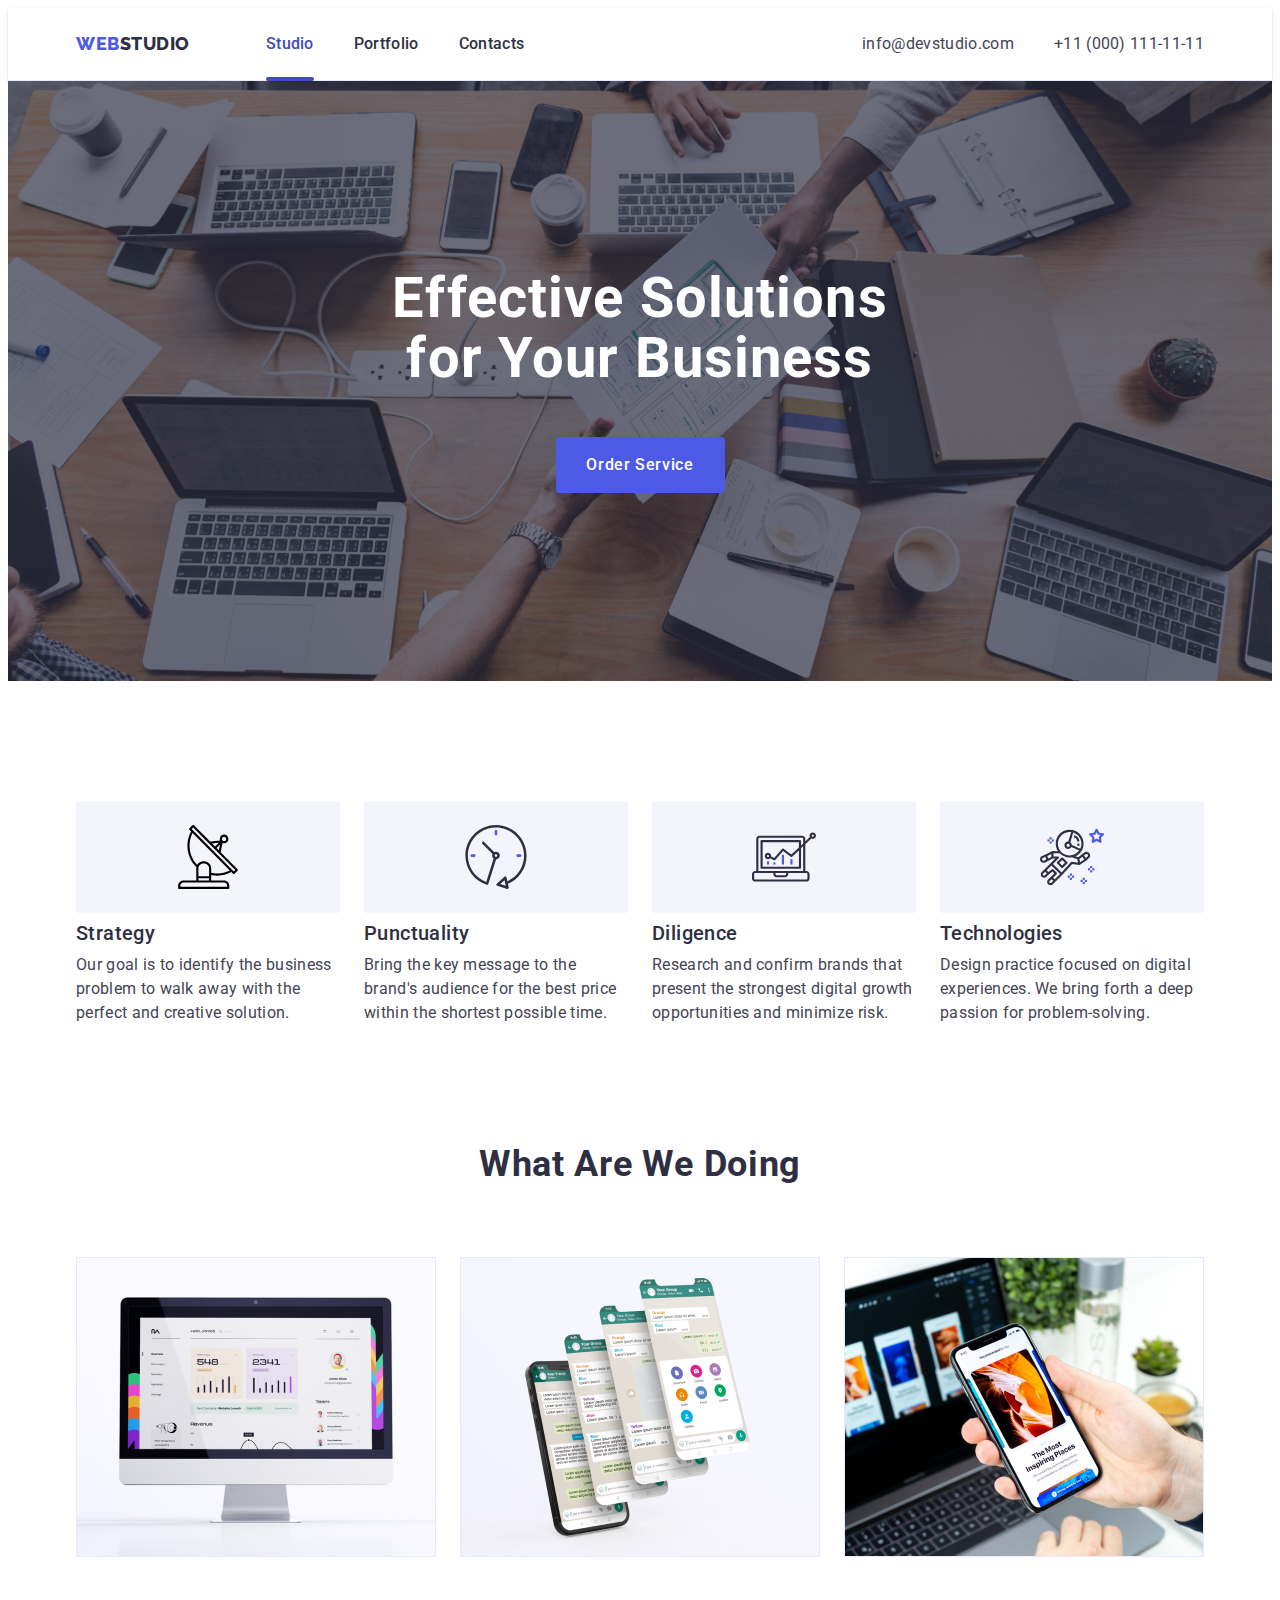
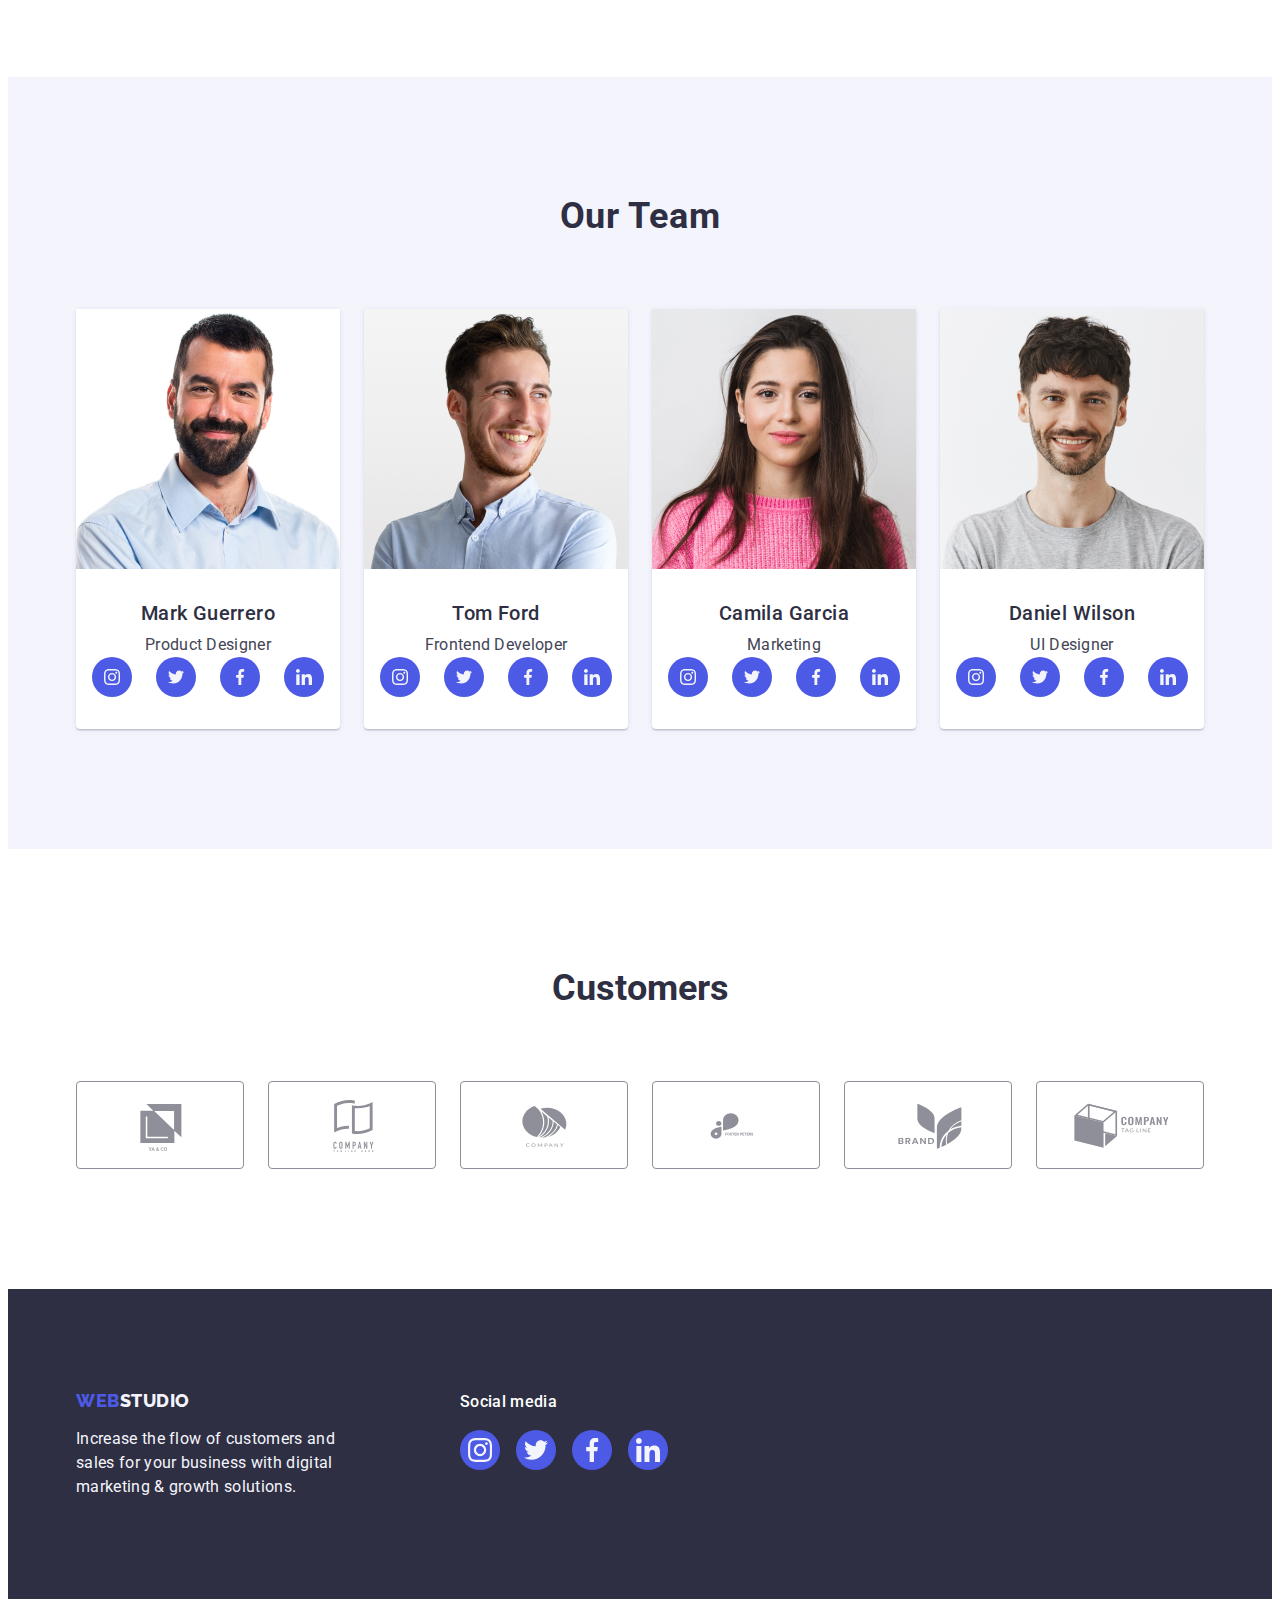
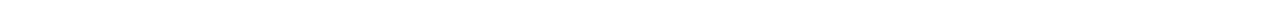
<file: index.html>
<!DOCTYPE html>
<html lang="en">
  <head>
    <meta charset="UTF-8" />
    <meta name="viewport" content="width=device-width, initial-scale=1.0" />
    <link
      rel="stylesheet"
      href="https://cdnjs.cloudflare.com/ajax/libs/modern-normalize/2.0.0/modern-normalize.min.css"
      integrity="sha512-4xo8blKMVCiXpTaLzQSLSw3KFOVPWhm/TRtuPVc4WG6kUgjH6J03IBuG7JZPkcWMxJ5huwaBpOpnwYElP/m6wg=="
      crossorigin="anonymous"
      referrerpolicy="no-referrer"
    />
    <link rel="stylesheet" href="./css/styles.css" />
    <link rel="preconnect" href="https://fonts.googleapis.com" />
    <link rel="preconnect" href="https://fonts.gstatic.com" crossorigin />
    <link
      href="https://fonts.googleapis.com/css2?family=Raleway:wght@800&family=Roboto:wght@400;500;700;900&display=swap"
      rel="stylesheet"
    />
    <title>WebStudio</title>
  </head>
  <body>
    <header class="header">
      <div class="container">
        <nav class="list header-nav">
          <a class="header-logo link list" href="./index.html"
            >Web<span class="logo-span">Studio</span>
          </a>
          <ul class="list header-list">
            <li class="header-menu-item">
              <a class="link header-item current" href="./index.html">Studio</a>
            </li>
            <li class="header-menu-item">
              <a class="link header-item" href="./portfolio.html">Portfolio</a>
            </li>
            <li class="header-menu-item">
              <a class="link header-item" href="">Contacts</a>
            </li>
          </ul>
        </nav>
        <address class="address">
          <ul class="list header-list">
            <li class="header-address">
              <a class="link header-item" href="mailto:info@devstudio.com"
                >info@devstudio.com</a
              >
            </li>
            <li class="header-address">
              <a class="link header-item" href="tel:+110001111111"
                >+11 (000) 111-11-11</a
              >
            </li>
          </ul>
        </address>
      </div>
    </header>
    <main class="main">
      <!-- Section-1 -->
      <section class="section-one">
        <div class="container">
          <h1 class="main-title">Effective Solutions for Your Business</h1>
          <button class="text-btn header-button" type="button" data-modal-open>
            Order Service
          </button>
        </div>
      </section>
      <!-- Section-2 -->
      <section class="section-two">
        <div class="container">
          <h2 class="visually-hidden">Tittle 2 Test</h2>
          <ul class="section-list list">
            <li class="section-two-link">
              <div class="icon">
                <svg width="64" height="64">
                  <use href="./images/icons.svg#icon-Vector"></use>
                </svg>
              </div>
              <h3 class="main-title-list">Strategy</h3>
              <p class="main-text">
                Our goal is to identify the business problem to walk away with
                the perfect and creative solution.
              </p>
            </li>
            <li class="section-two-link">
              <div class="icon">
                <svg width="64" height="64">
                  <use href="./images/icons.svg#icon-clock-1"></use>
                </svg>
              </div>
              <h3 class="main-title-list">Punctuality</h3>
              <p class="main-text">
                Bring the key message to the brand's audience for the best price
                within the shortest possible time.
              </p>
            </li>
            <li class="section-two-link">
              <div class="icon">
                <svg width="64" height="64">
                  <use href="./images/icons.svg#icon-diagram-1"></use>
                </svg>
              </div>
              <h3 class="main-title-list">Diligence</h3>
              <p class="main-text">
                Research and confirm brands that present the strongest digital
                growth opportunities and minimize risk.
              </p>
            </li>
            <li class="section-two-link">
              <div class="icon">
                <svg width="64" height="64">
                  <use href="./images/icons.svg#icon-astronaut-1"></use>
                </svg>
              </div>
              <h3 class="main-title-list">Technologies</h3>
              <p class="main-text">
                Design practice focused on digital experiences. We bring forth a
                deep passion for problem-solving.
              </p>
            </li>
          </ul>
        </div>
      </section>
      <!-- Section-3 -->
      <section class="section-three">
        <div class="container">
          <h2 class="main-title-text">What are we doing</h2>
          <ul class="section-list list">
            <li class="link-communications">
              <img src="./images/Rectangle71.jpg" alt="computer" width="360" />
            </li>
            <li class="link-communications">
              <img
                src="./images/Rectangle71-2.jpg"
                alt="telephone"
                width="360"
              />
            </li>
            <li class="link-communications">
              <img
                src="./images/Rectangle-3.jpg"
                alt="phone-and-computer"
                width="360"
              />
            </li>
          </ul>
        </div>
      </section>
      <!-- Section-4 -->
      <section class="section-team">
        <div class="container">
          <h2 class="main-title-text">Our Team</h2>
          <ul class="section-list list">
            <li class="section-item">
              <img src="./images/img-1.jpg" alt="man" width="264" />
              <div class="our-team">
                <h3 class="main-title-list">Mark Guerrero</h3>
                <p class="text-description">Product Designer</p>
                <ul class="icon-list">
                  <li class="icon-item">
                    <a class="icon-link" href="">
                      <svg width="16" height="16" class="svg-team">
                        <use href="./images/icons.svg#icon-instagram-2"></use>
                      </svg>
                    </a>
                  </li>
                  <li class="icon-item">
                    <a class="icon-link" href="">
                      <svg width="16" height="16" class="svg-team">
                        <use href="./images/icons.svg#icon-twitter-1"></use>
                      </svg>
                    </a>
                  </li>
                  <li class="icon-item">
                    <a class="icon-link" href="">
                      <svg width="16" height="16" class="svg-team">
                        <use href="./images/icons.svg#icon-facebook-1"></use>
                      </svg>
                    </a>
                  </li>
                  <li class="icon-item">
                    <a class="icon-link" href="">
                      <svg width="16" height="16" class="svg-team">
                        <use href="./images/icons.svg#icon-linkedin-1"></use>
                      </svg>
                    </a>
                  </li>
                </ul>
              </div>
            </li>
            <li class="section-item">
              <img src="./images/img-2.jpg" alt="man" width="264" />
              <div class="our-team">
                <h3 class="main-title-list">Tom Ford</h3>
                <p class="text-description">Frontend Developer</p>
                <ul class="icon-list">
                  <li class="icon-item">
                    <a class="icon-link" href="">
                      <svg width="16" height="16" class="svg-team">
                        <use href="./images/icons.svg#icon-instagram-2"></use>
                      </svg>
                    </a>
                  </li>
                  <li class="icon-item">
                    <a class="icon-link" href="">
                      <svg width="16" height="16" class="svg-team">
                        <use href="./images/icons.svg#icon-twitter-1"></use>
                      </svg>
                    </a>
                  </li>
                  <li class="icon-item">
                    <a class="icon-link" href="">
                      <svg width="16" height="16" class="svg-team">
                        <use href="./images/icons.svg#icon-facebook-1"></use>
                      </svg>
                    </a>
                  </li>
                  <li class="icon-item">
                    <a class="icon-link" href="">
                      <svg width="16" height="16" class="svg-team">
                        <use href="./images/icons.svg#icon-linkedin-1"></use>
                      </svg>
                    </a>
                  </li>
                </ul>
              </div>
            </li>
            <li class="section-item">
              <img src="./images/img-3.jpg" alt="women" width="264" />
              <div class="our-team">
                <h3 class="main-title-list">Camila Garcia</h3>
                <p class="text-description">Marketing</p>
                <ul class="icon-list">
                  <li class="icon-item">
                    <a class="icon-link" href="">
                      <svg width="16" height="16" class="svg-team">
                        <use href="./images/icons.svg#icon-instagram-2"></use>
                      </svg>
                    </a>
                  </li>
                  <li class="icon-item">
                    <a class="icon-link" href="">
                      <svg width="16" height="16" class="svg-team">
                        <use href="./images/icons.svg#icon-twitter-1"></use>
                      </svg>
                    </a>
                  </li>
                  <li class="icon-item">
                    <a class="icon-link" href="">
                      <svg width="16" height="16" class="svg-team">
                        <use href="./images/icons.svg#icon-facebook-1"></use>
                      </svg>
                    </a>
                  </li>
                  <li class="icon-item">
                    <a class="icon-link" href="">
                      <svg width="16" height="16" class="svg-team">
                        <use href="./images/icons.svg#icon-linkedin-1"></use>
                      </svg>
                    </a>
                  </li>
                </ul>
              </div>
            </li>
            <li class="section-item">
              <img src="./images/img-4.jpg" alt="man" width="264" />
              <div class="our-team">
                <h3 class="main-title-list">Daniel Wilson</h3>
                <p class="text-description">UI Designer</p>
                <ul class="icon-list">
                  <li class="icon-item">
                    <a class="icon-link" href="">
                      <svg width="16" height="16" class="svg-team">
                        <use href="./images/icons.svg#icon-instagram-2"></use>
                      </svg>
                    </a>
                  </li>
                  <li class="icon-item">
                    <a class="icon-link" href="">
                      <svg width="16" height="16" class="svg-team">
                        <use href="./images/icons.svg#icon-twitter-1"></use>
                      </svg>
                    </a>
                  </li>
                  <li class="icon-item">
                    <a class="icon-link" href="">
                      <svg width="16" height="16" class="svg-team">
                        <use href="./images/icons.svg#icon-facebook-1"></use>
                      </svg>
                    </a>
                  </li>
                  <li class="icon-item">
                    <a class="icon-link" href="">
                      <svg width="16" height="16" class="svg-team">
                        <use href="./images/icons.svg#icon-linkedin-1"></use>
                      </svg>
                    </a>
                  </li>
                </ul>
              </div>
            </li>
          </ul>
        </div>
      </section>
      <!---Section-5--->
      <section class="section-five">
        <div class="container">
          <h2 class="title-five">Customers</h2>
          <ul class="clients-list">
            <li class="clients-item">
              <a class="clients-link" href="">
                <svg width="104" height="56" class="svg-clients">
                  <use href="./images/icons.svg#icon-Logo"></use>
                </svg>
              </a>
            </li>
            <li class="clients-item">
              <a class="clients-link" href="">
                <svg width="104" height="56" class="svg-clients">
                  <use href="./images/icons.svg#icon-Logo-1"></use>
                </svg>
              </a>
            </li>
            <li class="clients-item">
              <a class="clients-link" href="">
                <svg width="104" height="56" class="svg-clients">
                  <use href="./images/icons.svg#icon-Logo-2"></use>
                </svg>
              </a>
            </li>
            <li class="clients-item">
              <a class="clients-link" href="">
                <svg width="104" height="56" class="svg-clients">
                  <use href="./images/icons.svg#icon-Client-4"></use>
                </svg>
              </a>
            </li>
            <li class="clients-item">
              <a class="clients-link" href="">
                <svg width="104" height="56" class="svg-clients">
                  <use href="./images/icons.svg#icon-Logo-3"></use>
                </svg>
              </a>
            </li>
            <li class="clients-item">
              <a class="clients-link" href="">
                <svg width="104" height="56" class="svg-clients">
                  <use href="./images/icons.svg#icon-Logo-4"></use>
                </svg>
              </a>
            </li>
          </ul>
        </div>
      </section>
    </main>
    <footer class="footer">
      <div class="container">
        <div class="footer-container">
          <a class="link footer-logo" href="./index.html"
            >Web<span class="span-footer">Studio</span></a
          >
          <p class="footer-text">
            Increase the flow of customers and sales for your business with
            digital marketing & growth solutions.
          </p>
        </div>
        <div class="footer-icons">
          <p class="footer-paragraph">Social media</p>
          <ul class="footer-list">
            <li class="footer-item">
              <a class="footer-link" href=""
                ><svg width="24" height="24" class="svg-footer">
                  <use href="./images/icons.svg#icon-instagram-2"></use>
                  </svg>
                </a>
            </li>
            <li class="footer-item">
              <a class="footer-link" href=""
                ><svg width="24" height="24" class="svg-footer">
                  <use href="./images/icons.svg#icon-twitter-1"></use>
                  </svg>
                </a>
            </li>
            <li class="footer-item">
              <a class="footer-link" href=""
                ><svg width="24" height="24" class="svg-footer">
                  <use href="./images/icons.svg#icon-facebook-1"></use>
                  </svg>
                </a>
            </li>
            <li class="footer-item">
              <a class="footer-link" href=""
                ><svg width="24" height="24" class="svg-footer">
                  <use href="./images/icons.svg#icon-linkedin-1"></use>
                  </svg>
                </a>
            </li>
          </ul>
        </div>
      </div>
    </footer>
    <div class="container-modal is-hidden" data-modal>
      <div class="modal-window">
        <button class="btn-modal" type="button" data-modal-close>
          <svg class="svg-modal" width="8" height="8">
            <use href="./images/icons.svg#icon-close-black-18dp-2-1"></use>
          </svg>
        </button>
      </div>
    </div>
    <script src="./js/modal.js"></script>
  </body>
</html>
</file>
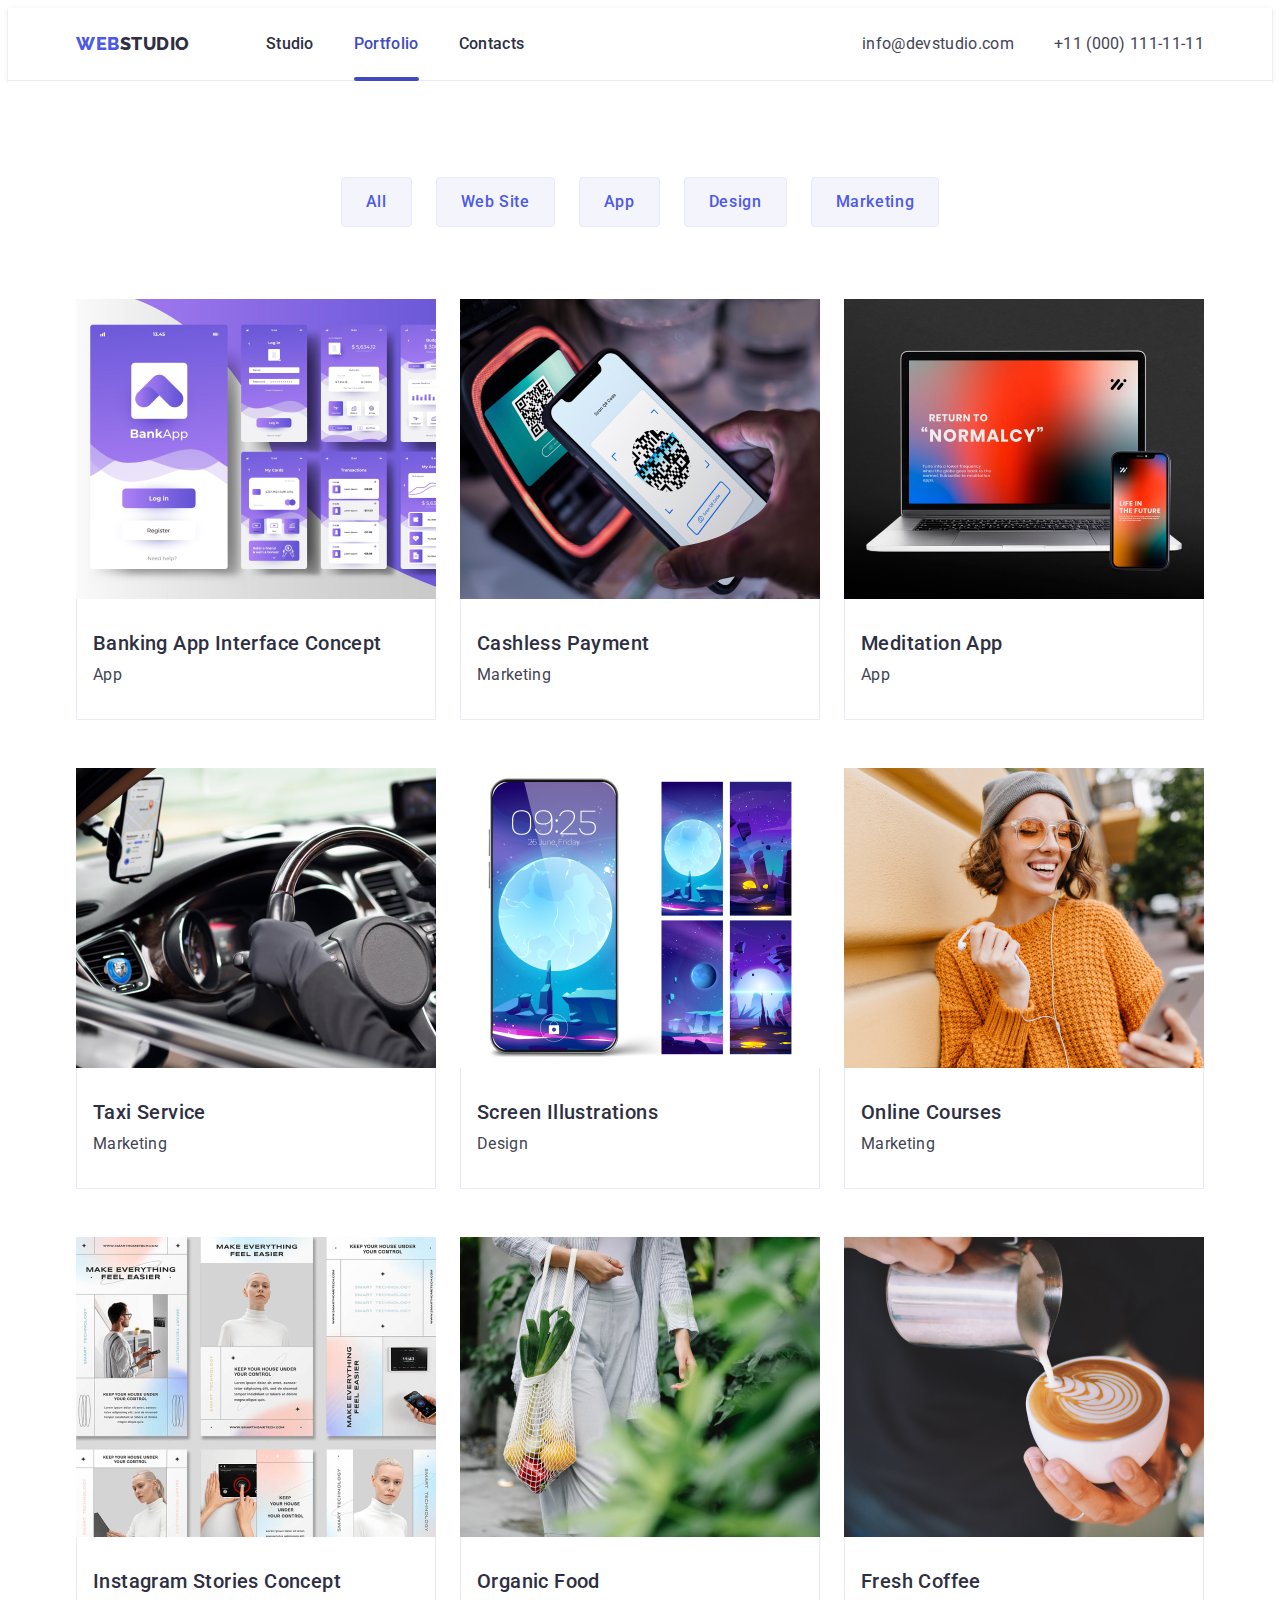
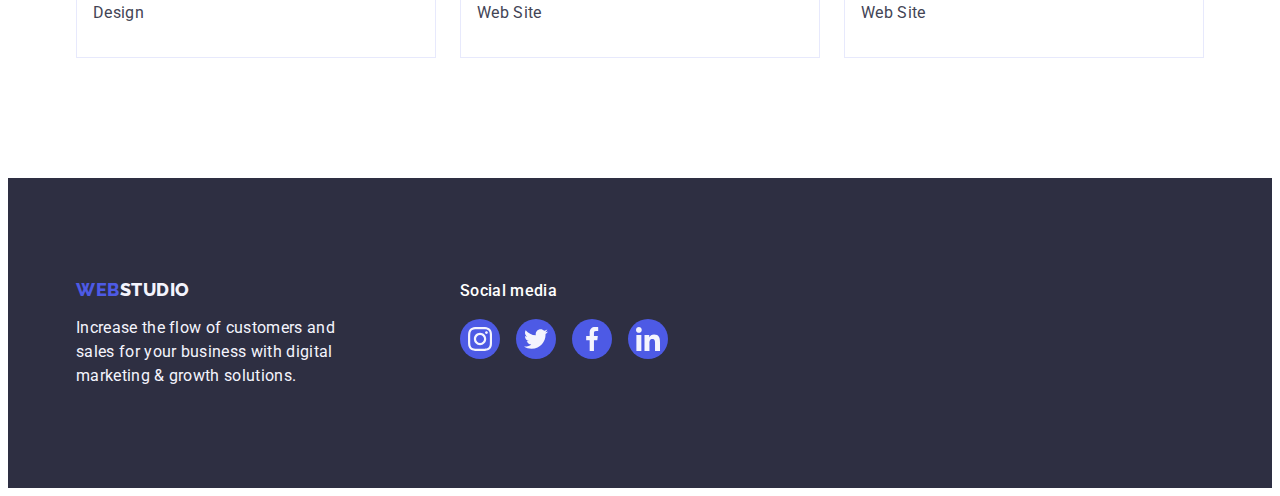
<file: portfolio.html>
<!DOCTYPE html>
<html lang="en">
  <head>
    <meta charset="UTF-8" />
    <meta name="viewport" content="width=device-width, initial-scale=1.0" />
    <link
      rel="stylesheet"
      href="https://cdnjs.cloudflare.com/ajax/libs/modern-normalize/2.0.0/modern-normalize.min.css"
      integrity="sha512-4xo8blKMVCiXpTaLzQSLSw3KFOVPWhm/TRtuPVc4WG6kUgjH6J03IBuG7JZPkcWMxJ5huwaBpOpnwYElP/m6wg=="
      crossorigin="anonymous"
      referrerpolicy="no-referrer"
    />
    <link rel="stylesheet" href="./css/styles.css" />
    <link rel="preconnect" href="https://fonts.googleapis.com" />
    <link rel="preconnect" href="https://fonts.gstatic.com" crossorigin />
    <link
      href="https://fonts.googleapis.com/css2?family=Raleway:wght@800&family=Roboto:wght@400;500;700;900&display=swap"
      rel="stylesheet"
    />
    <title>Portfolio</title>
  </head>
  <body>
    <header class="header">
      <div class="container">
        <nav class="list header-nav">
          <a href="./index.html" class="header-logo link list"
            >Web<span class="logo-span">Studio</span></a
          >
          <ul class="list header-list">
            <li class="header-menu-item">
              <a href="./index.html" class="link header-item">Studio</a>
            </li>
            <li class="header-menu-item">
              <a href="./portfolio.html" class="link header-item current"
                >Portfolio</a
              >
            </li>
            <li class="header-menu-item">
              <a href="" class="link header-item">Contacts</a>
            </li>
          </ul>
        </nav>
        <address class="address">
          <ul class="list header-list">
            <li class="header-address">
              <a href="mailto:info@devstudio.com" class="link header-item"
                >info@devstudio.com</a
              >
            </li>
            <li class="header-address">
              <a href="tel:+110001111111" class="link header-item"
                >+11 (000) 111-11-11</a
              >
            </li>
          </ul>
        </address>
      </div>
    </header>
    <main>
      <section class="section-portfolio">
        <div class="container">
          <h1 class="visually-hidden">Title one</h1>
          <!-- Button -->
          <ul class="list btn-list">
            <li class="link btn-link">
              <button class="btn-item" type="button">All</button>
            </li>
            <li class="link btn-link">
              <button class="btn-item" type="button">Web Site</button>
            </li>
            <li class="link btn-link">
              <button class="btn-item" type="button">App</button>
            </li>
            <li class="link btn-link">
              <button class="btn-item" type="button">Design</button>
            </li>
            <li class="link btn-link">
              <button class="btn-item" type="button">Marketing</button>
            </li>
          </ul>
          <!-- IMAGES -->
          <ul class="list portfolio-list">
            <li class="img-portfolio">
              <a href="" class="link portfolio-cards">
                <div class="container-img-portfolio">
                  <img src="./images/img-docs.jpg" alt="photo" width="360" />
                  <p class="text-new-portfolio">
                    14 Stylish and User-Friendly App Design Concepts · Task
                    Manager App · Calorie Tracker App · Exotic Fruit Ecommerce
                    App · Cloud Storage App
                  </p>
                </div>
                <div class="container-portfolio">
                  <h2 class="portfolio-title">Banking App Interface Concept</h2>
                  <p class="portfolio-paragraph">App</p>
                </div></a
              >
            </li>
            <li class="img-portfolio">
              <a href="" class="link portfolio-cards"
                ><div class="container-img-portfolio">
                  <img src="./images/img-docs-2.jpg" alt="photo" width="360" />
                  <p class="text-new-portfolio">
                    14 Stylish and User-Friendly App Design Concepts · Task
                    Manager App · Calorie Tracker App · Exotic Fruit Ecommerce
                    App · Cloud Storage App
                  </p>
                </div>
                <div class="container-portfolio">
                  <h2 class="portfolio-title">Cashless Payment</h2>
                  <p class="portfolio-paragraph">Marketing</p>
                </div></a
              >
            </li>
            <li class="img-portfolio">
              <a href="" class="link portfolio-cards"
                ><div class="container-img-portfolio">
                  <img src="./images/img-docs-3.jpg" alt="photo" width="360" />
                  <p class="text-new-portfolio">
                    14 Stylish and User-Friendly App Design Concepts · Task
                    Manager App · Calorie Tracker App · Exotic Fruit Ecommerce
                    App · Cloud Storage App
                  </p>
                </div>
                <div class="container-portfolio">
                  <h2 class="portfolio-title">Meditation App</h2>
                  <p class="portfolio-paragraph">App</p>
                </div></a
              >
            </li>
            <li class="img-portfolio">
              <a href="" class="link portfolio-cards"
                ><div class="container-img-portfolio">
                  <img src="./images/img-docs-4.jpg" alt="photo" width="360" />
                  <p class="text-new-portfolio">
                    14 Stylish and User-Friendly App Design Concepts · Task
                    Manager App · Calorie Tracker App · Exotic Fruit Ecommerce
                    App · Cloud Storage App
                  </p>
                </div>
                <div class="container-portfolio">
                  <h2 class="portfolio-title">Taxi Service</h2>
                  <p class="portfolio-paragraph">Marketing</p>
                </div></a
              >
            </li>
            <li class="img-portfolio">
              <a href="" class="link portfolio-cards"
                ><div class="container-img-portfolio">
                  <img src="./images/img-docs-5.jpg" alt="photo" width="360" />
                  <p class="text-new-portfolio">
                    14 Stylish and User-Friendly App Design Concepts · Task
                    Manager App · Calorie Tracker App · Exotic Fruit Ecommerce
                    App · Cloud Storage App
                  </p>
                </div>
                <div class="container-portfolio">
                  <h2 class="portfolio-title">Screen Illustrations</h2>
                  <p class="portfolio-paragraph">Design</p>
                </div></a
              >
            </li>
            <li class="img-portfolio">
              <a href="" class="link portfolio-cards"
                ><div class="container-img-portfolio">
                  <img src="./images/img-docs-6.jpg" alt="photo" width="360" />
                  <p class="text-new-portfolio">
                    14 Stylish and User-Friendly App Design Concepts · Task
                    Manager App · Calorie Tracker App · Exotic Fruit Ecommerce
                    App · Cloud Storage App
                  </p>
                </div>
                <div class="container-portfolio">
                  <h2 class="portfolio-title">Online Courses</h2>
                  <p class="portfolio-paragraph">Marketing</p>
                </div></a
              >
            </li>
            <li class="img-portfolio">
              <a href="" class="link portfolio-cards">
                <div class="container-img-portfolio">
                  <img src="./images/img-docs-7.jpg" alt="photo" width="360" />
                  <p class="text-new-portfolio">
                    14 Stylish and User-Friendly App Design Concepts · Task
                    Manager App · Calorie Tracker App · Exotic Fruit Ecommerce
                    App · Cloud Storage App
                  </p>
                </div>
                <div class="container-portfolio">
                  <h2 class="portfolio-title">Instagram Stories Concept</h2>
                  <p class="portfolio-paragraph">Design</p>
                </div></a
              >
            </li>
            <li class="img-portfolio">
              <a href="" class="link portfolio-cards">
                <div class="container-img-portfolio">
                  <img src="./images/img-docs-8.jpg" alt="photo" width="360" />
                  <p class="text-new-portfolio">
                    14 Stylish and User-Friendly App Design Concepts · Task
                    Manager App · Calorie Tracker App · Exotic Fruit Ecommerce
                    App · Cloud Storage App
                  </p>
                </div>
                <div class="container-portfolio">
                  <h2 class="portfolio-title">Organic Food</h2>
                  <p class="portfolio-paragraph">Web Site</p>
                </div></a
              >
            </li>
            <li class="img-portfolio">
              <a href="" class="link portfolio-cards"
                ><div class="container-img-portfolio">
                  <img src="./images/img-docs-9.jpg" alt="photo" width="360" />
                  <p class="text-new-portfolio">
                    14 Stylish and User-Friendly App Design Concepts · Task
                    Manager App · Calorie Tracker App · Exotic Fruit Ecommerce
                    App · Cloud Storage App
                  </p>
                </div>
                <div class="container-portfolio">
                  <h2 class="portfolio-title">Fresh Coffee</h2>
                  <p class="portfolio-paragraph">Web Site</p>
                </div></a
              >
            </li>
          </ul>
        </div>
      </section>
    </main>
    <footer class="footer">
      <div class="container">
        <div class="footer-container">
          <a class="link footer-logo" href="./index.html"
            >Web<span class="span-footer">Studio</span></a
          >
          <p class="footer-text">
            Increase the flow of customers and sales for your business with
            digital marketing & growth solutions.
          </p>
        </div>
        <div class="footer-icons">
          <p class="footer-paragraph">Social media</p>
          <ul class="footer-list">
            <li class="footer-item">
              <a class="footer-link" href=""
                ><svg width="24" height="24" class="svg-footer">
                  <use href="./images/icons.svg#icon-instagram-2"></use>
                  </svg>
                </a>
            </li>
            <li class="footer-item">
              <a class="footer-link" href=""
                ><svg width="24" height="24" class="svg-footer">
                  <use href="./images/icons.svg#icon-twitter-1"></use>
                  </svg>
                </a>
            </li>
            <li class="footer-item">
              <a class="footer-link" href=""
                ><svg width="24" height="24" class="svg-footer">
                  <use href="./images/icons.svg#icon-facebook-1"></use>
                  </svg>
                </a>
            </li>
            <li class="footer-item">
              <a class="footer-link" href=""
                ><svg width="24" height="24" class="svg-footer">
                  <use href="./images/icons.svg#icon-linkedin-1"></use>
                  </svg>
                </a>
            </li>
          </ul>
        </div>
      </div>
    </footer>
  </body>
</html>
</file>
<file: css/styles.css>
*,
*::before,
*::after {
  box-sizing: border-box;
}
body {
  font-family: var(--font-primary);
  color: var(--slate);
  background-color: var(--white);
  line-height: 1.66;
}
:root {
  --font-primary: "Roboto", sans-serif;
  --cloud: #f4f4fd;
  --cornflower: #e7e9fc;
  --iris: #4d5ae5;
  --ocean: #404bbf;
  --navyblue: #2e2f42;
  --green: #31d0aa;
  --slate: #434455;
  --lightslate: #8e8f99;
  --navyblue-modal: rgba(46, 47, 66, 0.4);
  --grey: rgba(46, 47, 66, 0.7);
  --white: #fff;
}
li {
  list-style: none;
}
.list {
  list-style: none;
  list-style-type: none;
}
.link {
  text-decoration: none;
  color: inherit;
}
button {
  cursor: pointer;
}
.logo-span {
  color: #2e2f42;
}
p,
h1,
h2,
h3,
h4,
h5,
h6 {
  margin-bottom: 0;
  margin-top: 0;
}
ul,
ol {
  margin-bottom: 0;
  margin-top: 0;
  padding-left: 0;
}
img {
  display: block;
  max-width: 100%;
  height: auto;
}
.visually-hidden {
  position: absolute;
  width: 1px;
  height: 1px;
  margin: -1px;
  border: 0;
  padding: 0;
  white-space: nowrap;
  clip-path: inset(100%);
  clip: rect(0 0 0 0);
  overflow: hidden;
}
.container {
  max-width: 1158px;
  padding: 0 15px;
  margin: 0 auto;
}
.container-portfolio {
  padding: 32px 16px;
  border: 1px solid #e7e9fc;
  border-top: none;
}

/* ---------HEADER------------ */
.header {
  border-bottom: 1px solid #e7e9fc;
  background-color: var(--white, #fff);
  box-shadow: 0px 2px 1px rgba(46, 47, 66, 0.08),
    0px 1px 1px rgba(46, 47, 66, 0.16), 0px 1px 6px rgba(46, 47, 66, 0.08);
}
.header .container {
  display: flex;
  justify-content: space-between;
  align-items: center;
}
.current {
  position: relative;
  color: #404bbf;
  transition: color 250ms cubic-bezier(0.4, 0, 0.2, 1);
}
.current::after {
  content: "";
  position: absolute;
  left: 0;
  bottom: -1px;
  height: 4px;
  background-color: #404bbf;
  border-radius: 2px;
  width: 100%;
}
.address {
  font-style: normal;
}
.header-logo {
  display: inline-block;
  margin-right: 76px;
  color: var(--iris, #4d5ae5);
  font-family: "Raleway", sans-serif;
  font-weight: 800;
  font-size: 18px;
  line-height: 1.17;
  letter-spacing: 0.03em;
  text-transform: uppercase;
}
.logo-span {
  color: var(--navyblue, #2e2f42);
  font-family: "Raleway", sans-serif;
  font-size: 18px;
  line-height: 1.16;
  letter-spacing: 0.03em;
  text-transform: uppercase;
}
.header-nav {
  display: flex;
  align-items: center;
}
.header-list {
  display: flex;
  gap: 40px;
  align-items: center;
}
.header-menu-item {
  color: var(--navyblue, #2e2f42);
  font-family: var(--font-primary);
  font-weight: 500;
  font-size: 16px;
  line-height: 1.5;
  letter-spacing: 0.02em;
}
.header-address {
  color: var(--slate, #434455);
  font-family: var(--font-primary);
  font-size: 16px;
  line-height: 1.5;
  letter-spacing: 0.02em;
}
.header-item {
  display: inline-block;
  padding: 24px 0;
  transition: color 250ms cubic-bezier(0.4, 0, 0.2, 1);
}
.link:hover,
.link:focus {
  color: #404bbf;
}

/* -------------MAIN----------- */

.main-title {
  max-width: 496px;
  margin: 0 auto;
  color: var(--white, #fff);
  font-family: var(--font-primary);
  font-size: 56px;
  line-height: 1.07;
  letter-spacing: 0.02em;
  text-align: center;
}
.text-btn {
  display: block;
  margin: 48px auto 0;
  min-width: 169px;
  height: 56px;
  border: none;
  border-radius: 4px;
  cursor: pointer;
  color: var(--white, #fff);
  font-family: var(--font-primary);
  font-size: 16px;
  font-weight: 500;
  line-height: 1.5;
  letter-spacing: 0.04em;
  background-color: #4d5ae5;
}
.header-button {
  transition: background-color 250ms cubic-bezier(0.4, 0, 0.2, 1);
}
.btn-list {
  display: flex;
  justify-content: center;
  gap: 24px;
  margin-bottom: 72px;
}
.btn-item {
  transition: color 250ms cubic-bezier(0.4, 0, 0.2, 1),
    background-color 250ms cubic-bezier(0.4, 0, 0.2, 1),
    border-color 250ms cubic-bezier(0.4, 0, 0.2, 1),
    box-shadow 250ms cubic-bezier(0.4, 0, 0.2, 1);
  padding: 12px 24px;
  border: 1px solid #e7e9fc;
  border-radius: 4px;
  font-family: "Roboto", sans-serif;
  font-weight: 500;
  font-size: 16px;
  line-height: 1.5;
  letter-spacing: 0.04em;
  color: #4d5ae5;
  background-color: #f4f4fd;
  cursor: pointer;
}
.btn-item:hover {
  color: #ffffff;
  background-color: #404bbf;
  border: 1px solid transparent;
  box-shadow: 0px 3px 1px rgba(0, 0, 0, 0.1), 0px 2px 1px rgba(0, 0, 0, 0.08),
    0px 2px 2px rgba(0, 0, 0, 0.12);
}
.btn-item:focus {
  color: #ffffff;
  background-color: #404bbf;
  border: 1px solid transparent;
  box-shadow: 0px 3px 1px rgba(0, 0, 0, 0.1), 0px 2px 1px rgba(0, 0, 0, 0.08),
    0px 2px 2px rgba(0, 0, 0, 0.12);
}
.section-list {
  display: flex;
  gap: 24px;
}
.section-two-link {
  width: calc((100% - 72px) / 4);
}
.link-communications {
  width: calc((100% - 48px) / 3);
}
.section-item {
  background: var(--white, #fff);
  width: calc((100% - 72px) / 4);
  border-radius: 0px 0px 4px 4px;
  box-shadow: 0px 1px 6px rgba(46, 47, 66, 0.08),
    0px 1px 1px rgba(46, 47, 66, 0.16), 0px 2px 1px rgba(46, 47, 66, 0.08);
}
.our-team {
  padding: 32px 0;
}
.text-btn:hover,
.text-btn:focus {
  background-color: #404bbf;
}
.main-title-list {
  margin-bottom: 8px;
  color: var(--navyblue, #2e2f42);
  font-family: var(--font-primary);
  font-weight: 500;
  font-size: 20px;
  line-height: 1.2;
  letter-spacing: 0.02em;
}
.section-team .main-title-list {
  text-align: center;
}
.main-text {
  color: var(--slate, #434455);
  font-family: var(--font-primary);
  font-size: 16px;
  line-height: 1.5;
  letter-spacing: 0.02em;
}
.main-title-text {
  color: var(--navyblue, #2e2f42);
  font-family: var(--font-primary);
  font-size: 36px;
  line-height: 1.11;
  letter-spacing: 0.02em;
  text-transform: capitalize;
  text-align: center;
  margin-bottom: 72px;
}

.section-list {
  display: flex;
  max-width: 1128px;
  height: auto;
  gap: 24px;
}
button {
  transition: background-color 250ms cubic-bezier(0.4, 0, 0.2, 1);
}
.title-five {
  font-size: 36px;
  line-height: 1.11;
  color: #2e2f42;
  margin-bottom: 72px;
  text-align: center;
}
.clients-list {
  display: flex;
  gap: 24px;
}
.clients-item {
  width: calc((100% - 120px) / 6);
  height: 88px;
}
.clients-link {
  width: 100%;
  height: 100%;
  display: flex;
  border: 1px solid #8e8f99;
  border-radius: 4px;
  align-items: center;
  justify-content: center;
  color: #8e8f99;
  transition: border-color 250ms cubic-bezier(0.4, 0, 0.2, 1),
    color 250ms cubic-bezier(0.4, 0, 0.2, 1);
}
.clients-link:hover {
  border-color: #404bbf;
  color: #404bbf;
}
.clients-link:focus {
  border-color: #404bbf;
  color: #404bbf;
}
.portfolio-title {
  color: var(--navyblue, #2e2f42);
  font-family: "Roboto", sans-serif;
  font-weight: 500;
  font-size: 20px;
  line-height: 1.2;
  letter-spacing: 0.02em;
  margin-bottom: 8px;
}
.portfolio-paragraph {
  color: var(--slate, #434455);
  font-family: "Roboto", sans-serif;
  font-size: 16px;
  line-height: 1.5;
  letter-spacing: 0.02em;
}
.text-description {
  color: var(--slate, #434455);
  font-family: var(--font-primary);
  font-size: 16px;
  line-height: 1.5;
  letter-spacing: 0.02em;
  text-align: center;
}
.portfolio-list {
  display: flex;
  flex-wrap: wrap;
  column-gap: 24px;
  row-gap: 48px;
}
.img-portfolio {
  width: calc((100% - 48px) / 3);
}
.portfolio-cards {
  display: block;
  transition: box-shadow 250ms cubic-bezier(0.4, 0, 0.2, 1);
}
.portfolio-cards:hover {
  box-shadow: 0px 1px 6px rgba(46, 47, 66, 0.08),
    0px 1px 1px rgba(46, 47, 66, 0.16), 0px 2px 1px rgba(46, 47, 66, 0.08);
}
.portfolio-cards:focus {
  box-shadow: 0px 1px 6px rgba(46, 47, 66, 0.08),
    0px 1px 1px rgba(46, 47, 66, 0.16), 0px 2px 1px rgba(46, 47, 66, 0.08);
}
.container-img-portfolio {
  position: relative;
  overflow: hidden;
}
.text-new-portfolio {
  position: absolute;
  top: 0;
  font-size: 16px;
  line-height: 1.5;
  letter-spacing: 0.02em;
  color: #f4f4fd;
  padding: 40px 32px;
  background-color: #4d5ae5;
  width: 100%;
  height: 100%;
  transform: translateY(100%);
  transition: transform 250ms cubic-bezier(0.4, 0, 0.2, 1);
}
.portfolio-cards:hover .text-new-portfolio {
  transform: translateY(0);
}
.portfolio-cards:focus .text-new-portfolio {
  transform: translateY(0);
}
/* ----ICONS---- */
.icon {
  display: flex;
  align-items: center;
  justify-content: center;
  height: 112px;
  background-color: #f4f4fd;
  border-radius: 4px;
  margin-bottom: 8px;
}
.icon-list {
  display: flex;
  justify-content: center;
  gap: 24px;
}
.icon-item {
  width: 40px;
  height: 40px;
}
.icon-link {
  transition: background-color 250ms cubic-bezier(0.4, 0, 0.2, 1);
  width: 100%;
  height: 100%;
  background-color: #4d5ae5;
  border-radius: 50%;
  display: flex;
  align-items: center;
  justify-content: center;
}
.icon-link:hover {
  background-color: #404bbf;
}
.icon-link:focus {
  background-color: #404bbf;
}
.svg-team {
  fill: #f4f4fd;
}
.svg-clients {
  fill: currentColor;
}
.clients-link:hover .svg-clients {
fill: #8e8f99;
}
/* ---------Section----------- */
.section-one {
  background-color: var(--navyblue, #2e2f42);
  padding: 188px 0;
  background-image: url(../images/office-hero.jpg);
  background-size: cover;
  background-image: linear-gradient(
      rgba(46, 47, 66, 0.7),
      rgba(46, 47, 66, 0.7)
    ),
    url(../images/office-hero.jpg);
  max-width: 1440px;
  background-repeat: no-repeat;
  background-position: center;
  margin: 0 auto;
}
.section-two {
  background: #fff;
  padding: 120px 0;
}

.section-three {
  background: #fff;
  padding-bottom: 120px;
}

.section-team {
  background: var(--cloud, #f4f4fd);
  padding: 120px 0;
}
.section-five {
  padding: 120px 0;
}

.section-portfolio {
  background: #fff;
  padding-top: 96px;
  padding-bottom: 120px;
}
/* --------FOOTER---------- */
.footer {
  background: var(--navyblue, #2e2f42);
  padding-top: 100px;
  padding-bottom: 100px;
}
.footer .container {
  display: flex;
  align-items: baseline;
}
.footer-container {
  margin-right: 120px;
}
.span-footer {
  color: var(--cloud, #f4f4fd);
}
.footer-text {
  line-height: 1.5;
  color: #f4f4fd;
  letter-spacing: 0.02em;
  max-width: 264px;
}
.footer-logo {
  display: inline-block;
  margin-bottom: 16px;
  color: var(--iris, #4d5ae5);
  font-family: "Raleway", sans-serif;
  font-weight: 800;
  font-size: 18px;
  line-height: 1.17;
  letter-spacing: 0.03em;
  text-transform: uppercase;
}
.footer-paragraph {
  font-size: 16px;
  font-weight: 500;
  line-height: 1.5;
  letter-spacing: 0.02em;
  color: #ffffff;
  margin-bottom: 16px;
}
.footer-list {
  display: flex;
  gap: 16px;
}
.footer-item {
  width: 40px;
  height: 40px;
}
.footer-link {
  width: 100%;
  height: 100%;
  display: flex;
  background-color: #4d5ae5;
  border-radius: 50%;
  align-items: center;
  justify-content: center;
  transition: background-color 250ms cubic-bezier(0.4, 0, 0.2, 1);
}
.footer-link:hover {
  background-color: #31d0aa;
}
.footer-link:focus {
  background-color: #31d0aa;
}
.svg-footer {
  fill: #f4f4fd;
}
/* ---- MODAL ---- */
.container-modal {
  position: fixed;
  top: 0;
  left: 0;
  width: 100%;
  height: 100%;
  background-color: rgba(46, 47, 66, 0.4);
  transition: opacity 250ms cubic-bezier(0.4, 0, 0.2, 1),
    visibility 250ms cubic-bezier(0.4, 0, 0.2, 1);
}
.is-hidden {
  opacity: 0;
  visibility: hidden;
  pointer-events: none;
}
.modal-window {
  position: absolute;
  top: 50%;
  left: 50%;
  transform: translate(-50%, -50%) scale(1);
  width: 408px;
  min-height: 584px;
  background: #fcfcfc;
  box-shadow: 0px 1px 1px rgba(0, 0, 0, 0.14), 0px 1px 3px rgba(0, 0, 0, 0.12),
    0px 2px 1px rgba(0, 0, 0, 0.2);
  border-radius: 4px;
  transition: transform 250ms cubic-bezier(0.4, 0, 0.2, 1);
}
.btn-modal {
  position: absolute;
  top: 24px;
  right: 24px;
  width: 24px;
  height: 24px;
  border-radius: 50%;
  display: flex;
  align-items: center;
  justify-content: center;
  background-color: #e7e9fc;
  border: 1px solid rgba(0, 0, 0, 0.1);
  padding: 0;
  cursor: pointer;
  transition: background-color 250ms cubic-bezier(0.4, 0, 0.2, 1),
    border 250ms cubic-bezier(0.4, 0, 0.2, 1);
}
.btn-modal:hover {
  background-color: #404bbf;
  border: none;
  fill: #ffffff;
}
.btn-modal:focus {
  background-color: #404bbf;
  border: none;
  fill: #ffffff;
}
.svg-modal {
  transition: fill 250ms cubic-bezier(0.4, 0, 0.2, 1);
}
</file>
